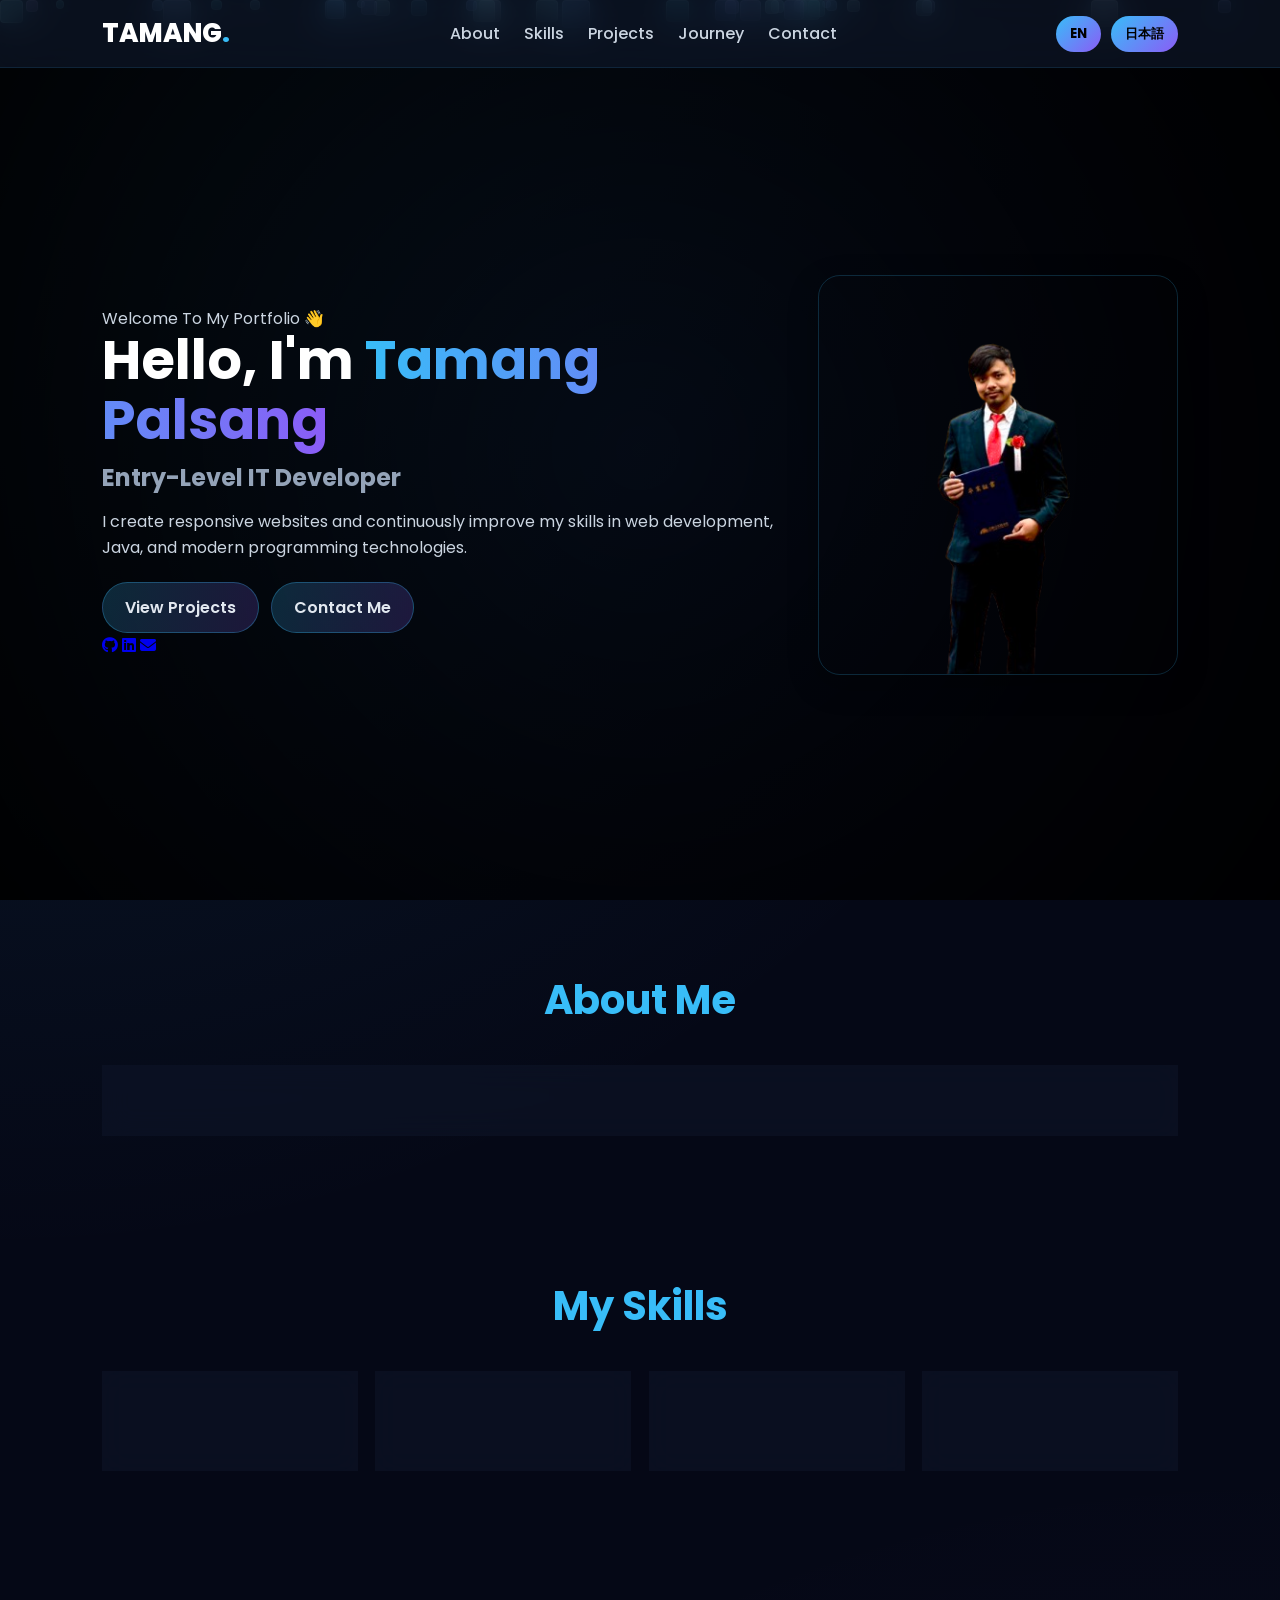
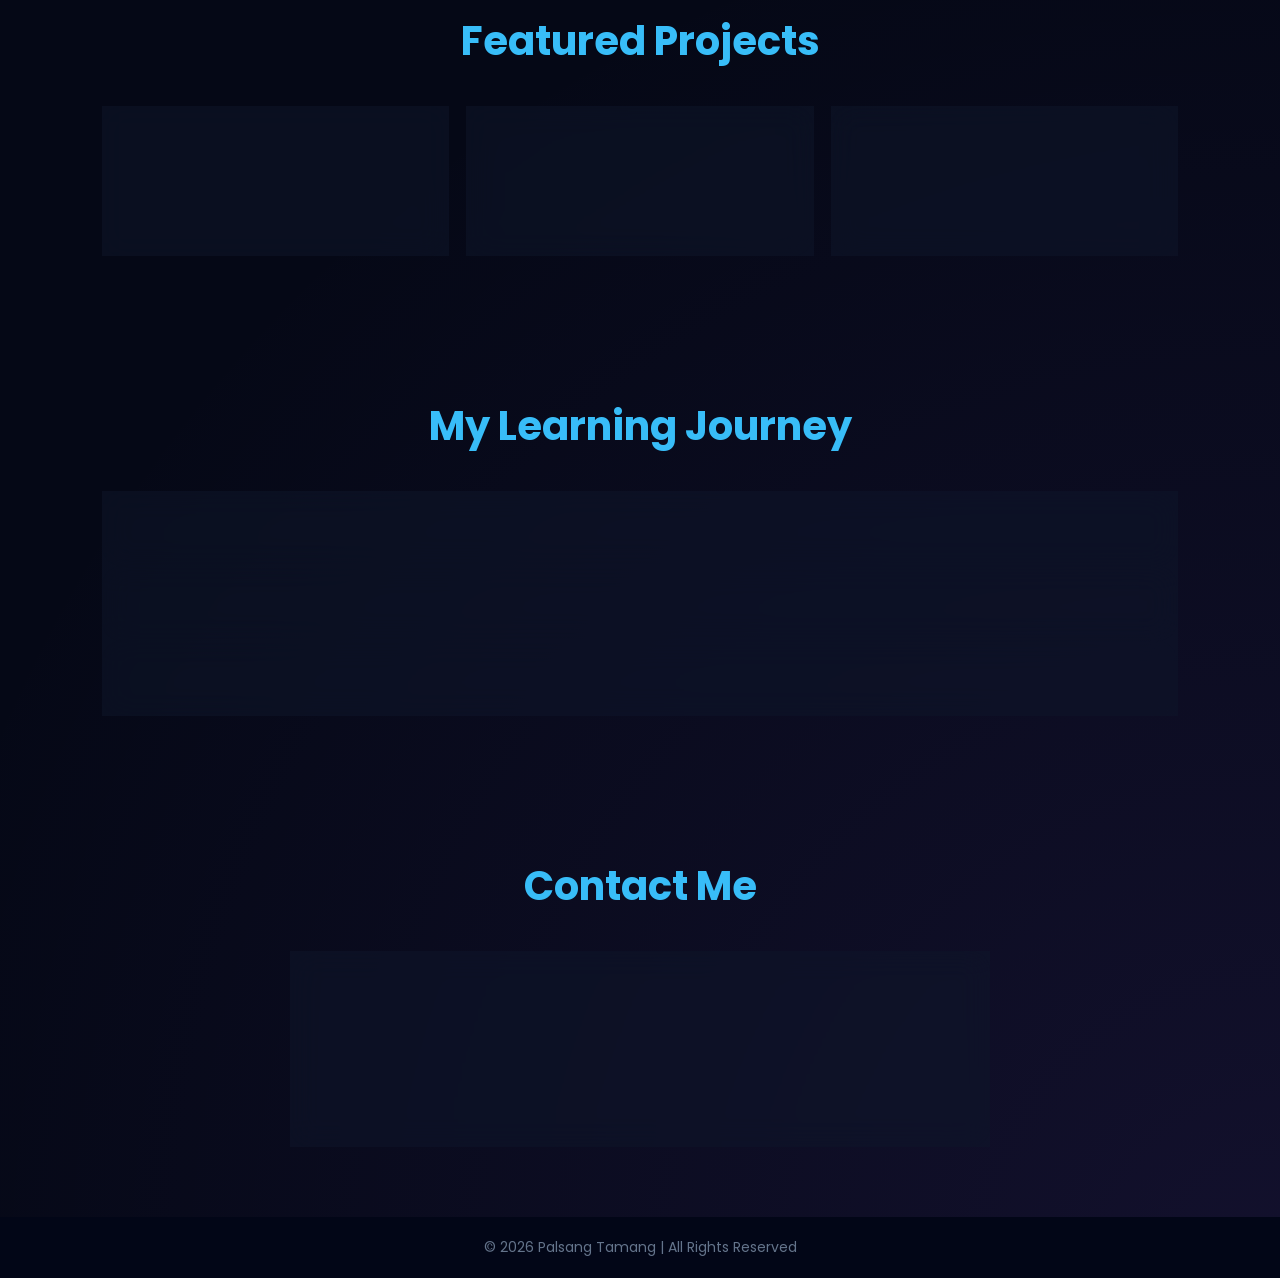
<file: index.html>
<!DOCTYPE html>
<html lang="en">
<head>
    <meta charset="UTF-8">
    <meta name="viewport" content="width=device-width, initial-scale=1.0, user-scalable=yes">
    <title>Tamang Palsang | Portfolio</title>

    <!-- Fonts -->
    <link rel="preconnect" href="https://fonts.googleapis.com">
    <link href="https://fonts.googleapis.com/css2?family=Poppins:wght@300;400;500;600;700;800&display=swap" rel="stylesheet">

    <!-- Icons -->
    <link rel="stylesheet" href="https://cdnjs.cloudflare.com/ajax/libs/font-awesome/6.5.1/css/all.min.css">

    <!-- CSS -->
    <link rel="stylesheet" href="style.css">
</head>
<body>

<!-- RAIN VIDEO BACKGROUND -->
<video autoplay muted loop playsinline id="rainVideo">
    <source src="https://cdn.pixabay.com/video/2023/10/10/184094-873226699_large.mp4" type="video/mp4">
</video>
<div class="overlay"></div>
<div id="lightning"></div>
<div id="particles"></div>

<!-- NAVBAR -->
<header>
    <nav>
        <div class="logo">TAMANG<span>.</span></div>
        <ul class="nav-links">
            <li><a href="#about" id="navAbout">About</a></li>
            <li><a href="#skills" id="navSkills">Skills</a></li>
            <li><a href="#projects" id="navProjects">Projects</a></li>
            <li><a href="#journey" id="navJourney">Journey</a></li>
            <li><a href="#contact" id="navContact">Contact</a></li>
        </ul>
        <div class="language-buttons">
            <button onclick="changeLanguage('en')">EN</button>
            <button onclick="changeLanguage('jp')">日本語</button>
        </div>
    </nav>
</header>

<!-- HERO SECTION -->
<section class="hero" id="home">
    <div class="hero-text">
        <p class="intro-text">Welcome To My Portfolio 👋</p>
        <h1 id="heroTitle">Hello, I'm <span>Tamang Palsang</span></h1>
        <h2 id="heroSubtitle">Entry-Level IT Developer</h2>
        <p id="heroDesc">I create responsive websites and continuously improve my skills in web development, Java, and modern programming technologies.</p>
        <div class="hero-buttons">
            <a href="#projects" class="btn primary-btn" id="heroBtn">View Projects</a>
            <a href="#contact" class="btn secondary-btn">Contact Me</a>
        </div>
        <div class="social-icons">
            <a href="https://github.com/palsangtamang" target="_blank"><i class="fab fa-github"></i></a>
            <a href="#"><i class="fab fa-linkedin"></i></a>
            <a href="mailto:tpalsang2001@gmail.com"><i class="fas fa-envelope"></i></a>
        </div>
    </div>
    <div class="hero-image">
        <div class="image-box">
            <img src="2.png" alt="Tamang Palsang">
        </div>
    </div>
</section>

<!-- ABOUT -->
<section id="about">
    <h2 class="section-title" id="aboutTitle">About Me</h2>
    <div class="about-card">
        <p id="aboutText">I am an entry-level IT developer based in Japan with a strong interest in web development and software engineering.</p>
    </div>
</section>

<!-- SKILLS -->
<section id="skills">
    <h2 class="section-title" id="skillsTitle">My Skills</h2>
    <div class="skills-container">
        <div class="skill-card">
            <h3>HTML</h3>
            <div class="progress-bar"><span style="width:90%"></span></div>
            <p>90%</p>
        </div>
        <div class="skill-card">
            <h3>CSS</h3>
            <div class="progress-bar"><span style="width:85%"></span></div>
            <p>85%</p>
        </div>
        <div class="skill-card">
            <h3>JavaScript</h3>
            <div class="progress-bar"><span style="width:55%"></span></div>
            <p>55%</p>
        </div>
        <div class="skill-card">
            <h3>Java</h3>
            <div class="progress-bar"><span style="width:65%"></span></div>
            <p>65%</p>
        </div>
    </div>
</section>

<!-- PROJECTS -->
<section id="projects">
    <h2 class="section-title" id="projectTitle">Featured Projects</h2>
    <div class="projects-container">
        <div class="project-card">
            <h3 id="project1Title">Cafe Website</h3>
            <p id="project1Desc">Responsive cafe website with menu and payment system.</p>
            <a href="cafe.html" class="project-btn">View Project</a>
        </div>
        <div class="project-card">
            <h3 id="project2Title">Billing Website</h3>
            <p id="project2Desc">Billing system with total calculation and dashboard.</p>
            <a href="billing.html" class="project-btn">View Project</a>
        </div>
        <div class="project-card">
            <h3 id="project3Title">Java Calculator</h3>
            <p id="project3Desc">Calculator built using Java programming language.</p>
            <a href="calculator.html" class="project-btn">View Project</a>
        </div>
    </div>
</section>

<!-- JOURNEY -->
<section id="journey">
    <h2 class="section-title" id="journeyTitle">My Learning Journey</h2>
    <div class="timeline">
        <div class="timeline-card">
            <h3>Started Programming</h3>
            <p>Started learning web development and Java.</p>
        </div>
        <div class="timeline-card">
            <h3>Built Projects</h3>
            <p>Created multiple responsive web applications.</p>
        </div>
        <div class="timeline-card">
            <h3>Future Goal</h3>
            <p>Become a professional IT developer in Japan.</p>
        </div>
    </div>
</section>

<section id="contact">
    <h2 class="section-title" id="contactTitle">Contact Me</h2>
    <div class="contact-box">
        <p id="emailText">📧 Email: tpalsang2001@gmail.com</p>
        <p id="githubText">💻 GitHub: <a href="https://palsangtamang.github.io/My-Portfolio/" target="_blank">palsangtamang.github.io/my-portfolio/</a></p>
        <p id="phoneText">📞 Phone: 080-6994-7485</p>
        <p id="locationText">📍 Chiba, Japan</p>
    </div>
</section>

<footer id="footerText">
    © 2026 Palsang Tamang | All Rights Reserved
</footer>

<script src="script.js"></script>
</body>
</html>
</file>
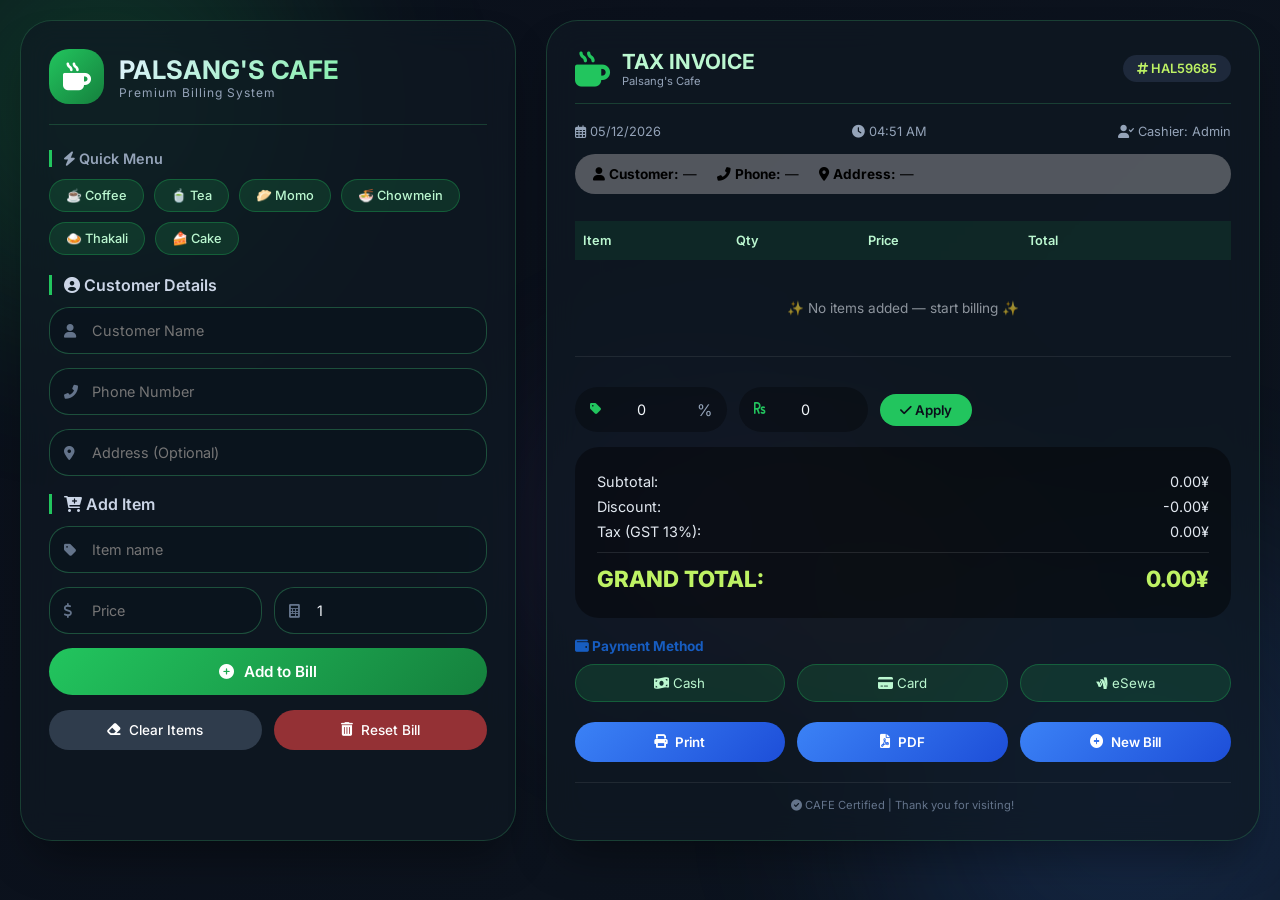
<file: billing.html>
<!DOCTYPE html>
<html lang="en">
<head>
  <meta charset="UTF-8" />
  <meta name="viewport" content="width=device-width, initial-scale=1.0, user-scalable=yes" />
  <title>PALSANG'S CAFE |Billing System</title>
  <link rel="stylesheet" href="billing.css">
  <link href="https://fonts.googleapis.com/css2?family=Inter:opsz,wght@14..32,300;14..32,400;14..32,500;14..32,600;14..32,700;14..32,800&display=swap" rel="stylesheet">
  <link rel="stylesheet" href="https://cdnjs.cloudflare.com/ajax/libs/font-awesome/6.0.0-beta3/css/all.min.css">
</head>
<body>

<div class="bg-orb orb1"></div>
<div class="bg-orb orb2"></div>
<div class="bg-orb orb3"></div>
<div class="bg-orb orb4"></div>

<div class="main-container">
  <!-- LEFT: Enhanced Billing Form -->
  <div class="form-section glass-card">
    <div class="brand-header">
      <div class="brand-icon">
        <i class="fas fa-mug-hot"></i>
      </div>
      <div>
        <h1>PALSANG'S CAFE</h1>
        <p class="brand-tag">Premium Billing System</p>
      </div>
    </div>

    <!-- Quick Menu Items -->
    <div class="quick-menu">
      <h3><i class="fas fa-bolt"></i> Quick Menu</h3>
      <div class="quick-buttons" id="quickButtons">
        <button class="quick-btn" data-name="Milk Coffee" data-price="80">☕ Coffee</button>
        <button class="quick-btn" data-name="Black Tea" data-price="50">🍵 Tea</button>
        <button class="quick-btn" data-name="Momo" data-price="280">🥟 Momo</button>
        <button class="quick-btn" data-name="Chowmein" data-price="140">🍜 Chowmein</button>
        <button class="quick-btn" data-name="Chicken Khana" data-price="250">🍛 Thakali</button>
        <button class="quick-btn" data-name="Chocolate Cake" data-price="230">🍰 Cake</button>
      </div>
    </div>

    <div class="customer-section">
      <h3><i class="fas fa-user-circle"></i> Customer Details</h3>
      <div class="input-group">
        <i class="fas fa-user input-icon"></i>
        <input type="text" id="customerName" placeholder="Customer Name" autocomplete="off">
      </div>
      <div class="input-group">
        <i class="fas fa-phone-alt input-icon"></i>
        <input type="text" id="customerPhone" placeholder="Phone Number" autocomplete="off">
      </div>
      <div class="input-group">
        <i class="fas fa-map-marker-alt input-icon"></i>
        <input type="text" id="customerAddress" placeholder="Address (Optional)">
      </div>
    </div>

    <div class="item-section">
      <h3><i class="fas fa-cart-plus"></i> Add Item</h3>
      <div class="input-group">
        <i class="fas fa-tag input-icon"></i>
        <input type="text" id="itemName" placeholder="Item name" list="menuSuggestions" autocomplete="off">
        <datalist id="menuSuggestions">
          <option>Milk Coffee</option>
          <option>Black Tea</option>
          <option>Momo</option>
          <option>Chowmein</option>
          <option>Chicken Khana</option>
          <option>Buff Khana</option>
          <option>Chocolate Cake</option>
          <option>Sprite</option>
          <option>Coke</option>
          <option>Tuborg</option>
        </datalist>
      </div>
      <div class="row-2cols">
        <div class="input-group">
          <i class="fas fa-dollar-sign input-icon"></i>
          <input type="number" id="itemPrice" placeholder="Price" step="any">
        </div>
        <div class="input-group">
          <i class="fas fa-calculator input-icon"></i>
          <input type="number" id="itemQty" placeholder="Qty" value="1" min="1">
        </div>
      </div>
      <button class="btn-primary" onclick="addItemEnhanced()">
        <i class="fas fa-plus-circle"></i> Add to Bill
      </button>
    </div>

    <div class="action-buttons">
      <button class="btn-secondary" onclick="quickClearItems()">
        <i class="fas fa-eraser"></i> Clear Items
      </button>
      <button class="btn-secondary reset-btn" onclick="resetWholeBill()">
        <i class="fas fa-trash-alt"></i> Reset Bill
      </button>
    </div>
  </div>

  <!-- RIGHT: Premium Invoice -->
  <div class="invoice-section glass-card">
    <div class="invoice-header-top">
      <div class="invoice-logo">
        <i class="fas fa-mug-hot"></i>
        <div>
          <h2>TAX INVOICE</h2>
          <p>Palsang's Cafe</p>
        </div>
      </div>
      <div class="invoice-badge">
        <span><i class="fas fa-hashtag"></i> <span id="billNo">HAL100001</span></span>
      </div>
    </div>

    <div class="invoice-meta">
      <div><i class="far fa-calendar-alt"></i> <span id="date"></span></div>
      <div><i class="fas fa-clock"></i> <span id="time"></span></div>
      <div><i class="fas fa-user-check"></i> <span id="cashier">Cashier: Admin</span></div>
    </div>

    <div class="customer-detail-card">
      <div><i class="fas fa-user"></i> <strong>Customer:</strong> <span id="previewName">—</span></div>
      <div><i class="fas fa-phone-alt"></i> <strong>Phone:</strong> <span id="previewPhone">—</span></div>
      <div><i class="fas fa-location-dot"></i> <strong>Address:</strong> <span id="previewAddress">—</span></div>
    </div>

    <div style="overflow-x: auto;">
      <table class="items-table">
        <thead>
          <tr>
            <th>Item</th>
            <th>Qty</th>
            <th>Price</th>
            <th>Total</th>
            <th></th>
          </tr>
        </thead>
        <tbody id="billItemsList">
          <tr class="empty-row"><td colspan="5">✨ No items added — start billing ✨</td></tr>
        </tbody>
      </table>
    </div>

    <!-- Discount Section -->
    <div class="discount-section">
      <div class="discount-input">
        <i class="fas fa-tag"></i>
        <input type="number" id="discountPercent" placeholder="Discount %" value="0" step="any" min="0" max="100">
        <span>%</span>
      </div>
      <div class="discount-input">
        <i class="fas fa-rupee-sign"></i>
        <input type="number" id="discountFixed" placeholder="Discount ₹" value="0" step="any" min="0">
      </div>
      <button class="apply-discount" onclick="applyDiscount()"><i class="fas fa-check"></i> Apply</button>
    </div>

    <div class="totals-panel">
      <div class="total-row">
        <span>Subtotal:</span>
        <span><span id="subtotalVal">0.00</span>¥</span>
      </div>
      <div class="total-row">
        <span>Discount:</span>
        <span>-<span id="discountVal">0.00</span>¥</span>
      </div>
      <div class="total-row">
        <span>Tax (GST 13%):</span>
        <span><span id="taxVal">0.00</span>¥</span>
      </div>
      <div class="total-row grand-total">
        <span>GRAND TOTAL:</span>
        <span><span id="grandTotalVal">0.00</span>¥</span>
      </div>
    </div>

    <!-- Payment Section -->
    <div class="payment-section">
      <h4><i class="fas fa-wallet"></i> Payment Method</h4>
      <div class="payment-buttons">
        <button class="payment-btn" onclick="selectPayment('cash')">
          <i class="fas fa-money-bill-wave"></i> Cash
        </button>
        <button class="payment-btn" onclick="selectPayment('card')">
          <i class="fas fa-credit-card"></i> Card
        </button>
        <button class="payment-btn" onclick="selectPayment('esewa')">
          <i class="fab fa-google-wallet"></i> eSewa
        </button>
      </div>
      <div id="paymentStatus" class="payment-status"></div>
    </div>

    <div class="invoice-actions">
      <button class="print-btn" onclick="printInvoice()">
        <i class="fas fa-print"></i> Print
      </button>
      <button class="print-btn" onclick="downloadPDF()">
        <i class="fas fa-file-pdf"></i> PDF
      </button>
      <button class="print-btn" onclick="newBill()">
        <i class="fas fa-plus-circle"></i> New Bill
      </button>
    </div>

    <div class="invoice-footer">
      <i class="fas fa-check-circle"></i> CAFE Certified | Thank you for visiting!
    </div>
  </div>
</div>

<script src="billing.js"></script>
</body>
</html>
</file>
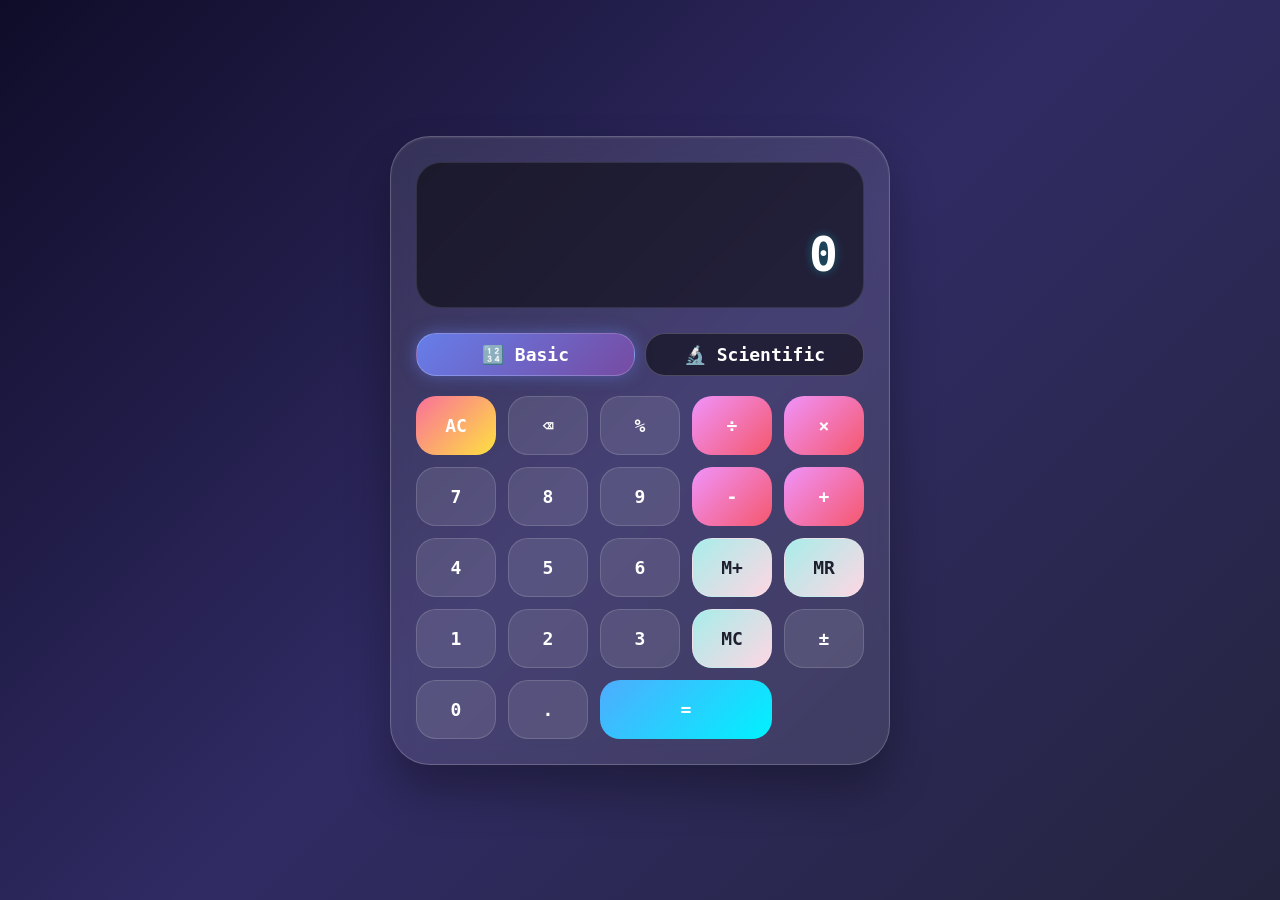
<file: calculator.html>
<!DOCTYPE html>
<html lang="en">
<head>
    <meta charset="UTF-8">
    <meta name="viewport" content="width=device-width, initial-scale=1.0">
    <title>Advanced Scientific Calculator</title>
    <link rel="stylesheet" href="calculator.css">
</head>
<body>
    <div class="calculator">
        <div class="display">
            <div class="previous" id="previous"></div>
            <div class="current" id="current">0</div>
        </div>
        
        <div class="mode-toggle">
            <button class="mode-btn active" onclick="setMode('basic')">🔢 Basic</button>
            <button class="mode-btn" onclick="setMode('scientific')">🔬 Scientific</button>
        </div>
        
        <div class="buttons" id="basic-buttons">
            <button class="clear" onclick="clearAll()">AC</button>
            <button onclick="deleteLast()">⌫</button>
            <button onclick="addPercent()">%</button>
            <button class="operator" onclick="appendOperator('/')">÷</button>
            <button class="operator" onclick="appendOperator('*')">×</button>
            
            <button onclick="appendNumber('7')">7</button>
            <button onclick="appendNumber('8')">8</button>
            <button onclick="appendNumber('9')">9</button>
            <button class="operator" onclick="appendOperator('-')">-</button>
            <button class="operator" onclick="appendOperator('+')">+</button>
            
            <button onclick="appendNumber('4')">4</button>
            <button onclick="appendNumber('5')">5</button>
            <button onclick="appendNumber('6')">6</button>
            <button class="memory" onclick="memorySave()">M+</button>
            <button class="memory" onclick="memoryRecall()">MR</button>
            
            <button onclick="appendNumber('1')">1</button>
            <button onclick="appendNumber('2')">2</button>
            <button onclick="appendNumber('3')">3</button>
            <button class="memory" onclick="memoryClear()">MC</button>
            <button onclick="toggleSign()">±</button>
            
            <button class="zero" onclick="appendNumber('0')">0</button>
            <button onclick="appendNumber('.')">.</button>
            <button class="equals" colspan="2" onclick="calculate()">=</button>
        </div>
        
        <div class="buttons hidden" id="scientific-buttons">
            <button class="scientific" onclick="addFunction('sin(')">sin</button>
            <button class="scientific" onclick="addFunction('cos(')">cos</button>
            <button class="scientific" onclick="addFunction('tan(')">tan</button>
            <button class="scientific" onclick="addFunction('sqrt(')">√</button>
            <button class="clear" onclick="clearAll()">AC</button>
            
            <button class="scientific" onclick="addFunction('asin(')">sin⁻¹</button>
            <button class="scientific" onclick="addFunction('acos(')">cos⁻¹</button>
            <button class="scientific" onclick="addFunction('atan(')">tan⁻¹</button>
            <button class="scientific" onclick="addFunction('log(')">log</button>
            <button onclick="deleteLast()">⌫</button>
            
            <button class="scientific" onclick="addFunction('sinh(')">sinh</button>
            <button class="scientific" onclick="addFunction('cosh(')">cosh</button>
            <button class="scientific" onclick="addFunction('tanh(')">tanh</button>
            <button class="scientific" onclick="addFunction('ln(')">ln</button>
            <button class="operator" onclick="appendOperator('^')">xʸ</button>
            
            <button onclick="appendNumber('7')">7</button>
            <button onclick="appendNumber('8')">8</button>
            <button onclick="appendNumber('9')">9</button>
            <button class="scientific" onclick="addFunction('exp(')">eˣ</button>
            <button class="operator" onclick="appendOperator('*')">×</button>
            
            <button onclick="appendNumber('4')">4</button>
            <button onclick="appendNumber('5')">5</button>
            <button onclick="appendNumber('6')">6</button>
            <button class="scientific" onclick="addConstant('pi')">π</button>
            <button class="operator" onclick="appendOperator('/')">÷</button>
            
            <button onclick="appendNumber('1')">1</button>
            <button onclick="appendNumber('2')">2</button>
            <button onclick="appendNumber('3')">3</button>
            <button class="scientific" onclick="addConstant('e')">e</button>
            <button class="operator" onclick="appendOperator('+')">+</button>
            
            <button onclick="appendNumber('0')">0</button>
            <button onclick="appendNumber('.')">.</button>
            <button onclick="toggleSign()">±</button>
            <button class="scientific" onclick="addFunction('factorial(')">n!</button>
            <button class="operator" onclick="appendOperator('-')">-</button>
            
            <button onclick="addParenthesis('(')">(</button>
            <button onclick="addParenthesis(')')">)</button>
            <button class="equals" colspan="3" onclick="calculate()">=</button>
        </div>
    </div>

    <script src="calculator.js"></script>
</body>
</html>
</file>
<file: style.css>
/* ===== BASE & RESET ===== */
* {
  margin: 0;
  padding: 0;
  box-sizing: border-box;
  font-family: 'Poppins', sans-serif;
}

html {
  scroll-behavior: smooth;
}

body {
  background: radial-gradient(circle at top left, rgba(56, 189, 248, 0.12), transparent 40%),
              radial-gradient(circle at bottom right, rgba(139, 92, 246, 0.10), transparent 45%),
              #050816;
  color: #e2e8f0;
  overflow-x: hidden;
}

#particles {
  position: fixed;
  top: 0;
  left: 0;
  width: 100%;
  height: 100%;
  overflow: hidden;
  z-index: -1;
  pointer-events: none;
}

.square {
  position: absolute;
  width: 12px;
  height: 12px;
  background: rgba(56, 189, 248, 0.15);
  border: 1px solid rgba(255, 255, 255, 0.08);
  backdrop-filter: blur(6px);
  border-radius: 4px;
  box-shadow: 0 0 15px rgba(56, 189, 248, 0.2);
  animation: floatSquare linear infinite;
}

@keyframes floatSquare {
  0% {
    transform: translateY(100vh) rotate(0deg);
    opacity: 0;
  }
  10% {
    opacity: 0.5;
  }
  100% {
    transform: translateY(-120vh) rotate(360deg);
    opacity: 0;
  }
}


#rainVideo,
.overlay,
#lightning {
  position: fixed;
  top: 0;
  left: 0;
  width: 100%;
  height: 100%;
}

#rainVideo {
  object-fit: cover;
  z-index: -3;
  opacity: 0.22;
}

.overlay {
  background: radial-gradient(circle, rgba(0, 0, 0, 0.35), rgba(0, 0, 0, 0.92));
  z-index: -2;
}

#lightning {
  background: white;
  opacity: 0;
  z-index: -1;
  pointer-events: none;
}


nav {
  display: flex;
  justify-content: space-between;
  align-items: center;
  padding: 14px 8%;
  background: rgba(15, 23, 42, 0.65);
  backdrop-filter: blur(18px);
  border-bottom: 1px solid rgba(56, 189, 248, 0.12);
  position: fixed;
  width: 100%;
  top: 0;
  z-index: 1000;
}

.logo {
  font-size: 26px;
  font-weight: 800;
  color: #fff;
}

.logo span {
  color: #38bdf8;
}

.nav-links {
  display: flex;
  list-style: none;
  gap: 24px;
}

.nav-links a {
  text-decoration: none;
  color: #cbd5e1;
  font-weight: 500;
  transition: .3s;
  position: relative;
}

.nav-links a:hover {
  color: #38bdf8;
}

.nav-links a::after {
  content: '';
  position: absolute;
  left: 0;
  bottom: -4px;
  width: 0;
  height: 2px;
  background: #38bdf8;
  transition: .3s;
}

.nav-links a:hover::after {
  width: 100%;
}


.language-buttons {
  display: flex;
  gap: 10px;
}

.language-buttons button {
  border: none;
  padding: 8px 14px;
  border-radius: 25px;
  background: linear-gradient(135deg, #38bdf8, #8b5cf6);
  color: #000;
  font-weight: 700;
  cursor: pointer;
  transition: .3s;
}

.language-buttons button:hover {
  transform: scale(1.05);
}


.hero {
  min-height: 100vh;
  display: flex;
  align-items: center;
  justify-content: space-between;
  padding: 110px 8% 60px;
  gap: 40px;
}

.hero-text h1 {
  font-size: 54px;
  line-height: 1.1;
  color: #fff;
}

.hero-text span {
  background: linear-gradient(90deg, #38bdf8, #8b5cf6);
  -webkit-background-clip: text;
  -webkit-text-fill-color: transparent;
}

.hero-text h2 {
  margin-top: 10px;
  color: #94a3b8;
}

.hero-text p {
  margin-top: 14px;
  color: #cbd5e1;
  line-height: 1.6;
}

.hero-buttons {
  display: flex;
  gap: 12px;
  margin-top: 22px;
}

.btn {
  padding: 12px 22px;
  border-radius: 40px;
  font-weight: 600;
  text-decoration: none;
  transition: .3s;
  display: inline-block;
  background: linear-gradient(105deg, rgba(56, 189, 248, 0.2), rgba(139, 92, 246, 0.2));
  border: 1px solid rgba(56, 189, 248, 0.3);
  color: #e2e8f0;
}

.btn-primary {
  background: linear-gradient(135deg, #38bdf8, #8b5cf6);
  color: #0a0a1a;
  border: none;
  font-weight: 700;
}

.btn:hover {
  transform: translateY(-5px);
  box-shadow: 0 10px 25px rgba(56, 189, 248, .15);
}


.image-box {
  width: 360px;
  height: 400px;
  border-radius: 22px;
  overflow: hidden;
  border: 1px solid rgba(56, 189, 248, 0.2);
  box-shadow: 0 10px 30px rgba(0, 0, 0, 0.3);
  animation: float 5s ease-in-out infinite;
}

.image-box img {
  width: 100%;
  height: 100%;
  object-fit: cover;
}

@keyframes float {
  0% { transform: translateY(0); }
  50% { transform: translateY(-10px); }
  100% { transform: translateY(0); }
}


section {
  padding: 70px 8%;
}

.section-title {
  text-align: center;
  font-size: 40px;
  margin-bottom: 35px;
  color: #38bdf8;
}


.about-card,
.skill-card,
.project-card,
.timeline-card,
.contact-box {
  background: rgba(15, 23, 42, 0.55);
  border: 1px solid rgba(56, 189, 248, 0.12);
  border-radius: 20px;
  padding: 22px;
  backdrop-filter: blur(14px);
  transition: .3s;
}

.skill-card:hover,
.project-card:hover,
.timeline-card:hover {
  transform: translateY(-8px);
  box-shadow: 0 12px 30px rgba(56, 189, 248, 0.12);
}

.skills-container,
.projects-container {
  display: grid;
  grid-template-columns: repeat(auto-fit, minmax(240px, 1fr));
  gap: 18px;
}

.timeline-container {
  display: flex;
  flex-direction: column;
  gap: 20px;
  max-width: 800px;
  margin: 0 auto;
}

.timeline-card {
  display: flex;
  flex-wrap: wrap;
  gap: 15px;
  align-items: center;
}

.timeline-year {
  font-weight: 800;
  font-size: 1.3rem;
  color: #38bdf8;
  min-width: 100px;
}

.timeline-desc {
  flex: 1;
}

/* ===== CONTACT ===== */
.contact-box {
  max-width: 700px;
  margin: auto;
  text-align: center;
}

.contact-box p {
  margin: 10px 0;
  color: #cbd5e1;
}

.social-links {
  display: flex;
  justify-content: center;
  gap: 20px;
  margin-top: 20px;
}

.social-links a {
  color: #94a3b8;
  font-size: 1.8rem;
  transition: 0.3s;
}

.social-links a:hover {
  color: #38bdf8;
  transform: translateY(-3px);
}


footer {
  text-align: center;
  padding: 20px;
  background: #020617;
  color: #64748b;
  font-size: 14px;
}


@media (max-width: 1024px) {
  .hero {
    padding: 110px 6% 60px;
    gap: 30px;
  }
  
  .hero-text h1 {
    font-size: 44px;
  }
  
  .image-box {
    width: 310px;
    height: 360px;
  }
  
  section {
    padding: 60px 6%;
  }
  
  .section-title {
    font-size: 36px;
  }
}

@media (max-width: 768px) {
  nav {
    padding: 12px 5%;
    flex-wrap: wrap;
    justify-content: center;
    gap: 12px;
  }
  
  .logo {
    font-size: 22px;
    width: 100%;
    text-align: center;
  }
  
  .nav-links {
    order: 2;
    gap: 18px;
    flex-wrap: wrap;
    justify-content: center;
  }
  
  .language-buttons {
    order: 1;
  }
  
  .hero {
    flex-direction: column-reverse;
    text-align: center;
    padding: 120px 5% 50px;
    gap: 30px;
  }
  
  .hero-text h1 {
    font-size: 36px;
  }
  
  .hero-text p {
    font-size: 0.95rem;
  }
  
  .hero-buttons {
    justify-content: center;
    flex-wrap: wrap;
  }
  
  .image-box {
    width: 260px;
    height: 300px;
  }
  
  .section-title {
    font-size: 32px;
    margin-bottom: 25px;
  }
  
  section {
    padding: 50px 5%;
  }
  
  .skills-container,
  .projects-container {
    grid-template-columns: 1fr;
    gap: 16px;
  }
  
  .timeline-card {
    flex-direction: column;
    text-align: center;
  }
  
  .timeline-year {
    min-width: auto;
  }
  
  .about-card {
    text-align: center;
  }
  
  .btn {
    padding: 10px 18px;
    font-size: 0.9rem;
  }
}


@media (max-width: 480px) {
  .hero-text h1 {
    font-size: 28px;
  }
  
  .hero-text h2 {
    font-size: 18px;
  }
  
  .image-box {
    width: 220px;
    height: 260px;
  }
  
  .logo {
    font-size: 20px;
  }
  
  .nav-links a {
    font-size: 13px;
  }
  
  .language-buttons button {
    padding: 5px 10px;
    font-size: 12px;
  }
  
  .section-title {
    font-size: 28px;
  }
  
  .skill-card,
  .project-card {
    padding: 18px;
  }
  
  .contact-box {
    padding: 20px 15px;
  }
  
  .social-links a {
    font-size: 1.5rem;
  }
  
  footer {
    font-size: 12px;
  }
}


@media (min-width: 1440px) {
  .hero {
    max-width: 1400px;
    margin: 0 auto;
  }
  
  section {
    max-width: 1400px;
    margin: 0 auto;
  }
}


@media (max-height: 600px) {
  .hero {
    min-height: auto;
    padding-top: 100px;
  }
}


@media (hover: none) {
  .skill-card:hover,
  .project-card:hover,
  .timeline-card:hover {
    transform: none;
  }
  
  .btn:hover {
    transform: none;
  }
}

@media print {
  body {
    background: white;
    color: black;
  }
  
  .hero,
  section {
    padding: 20px;
  }
  
  .btn,
  .language-buttons,
  #particles,
  #rainVideo,
  .overlay,
  #lightning {
    display: none;
  }
}
</file>
<file: billing.css>
* {
  margin: 0;
  padding: 0;
  box-sizing: border-box;
  font-family: 'Inter', sans-serif;
}

body {
  min-height: 100vh;
  background: linear-gradient(135deg, #0a0f1a 0%, #0d1520 100%);
  position: relative;
  overflow-x: hidden;
  padding: 20px;
}

/* Animated Background Orbs */
.bg-orb {
  position: fixed;
  border-radius: 50%;
  filter: blur(80px);
  z-index: 0;
  pointer-events: none;
  animation: floatOrb 20s infinite alternate;
}

.orb1 {
  width: 500px;
  height: 500px;
  background: radial-gradient(circle, rgba(34, 197, 94, 0.25), transparent);
  top: -150px;
  left: -150px;
}

.orb2 {
  width: 600px;
  height: 600px;
  background: radial-gradient(circle, rgba(59, 130, 246, 0.2), transparent);
  bottom: -200px;
  right: -150px;
  animation-duration: 25s;
}

.orb3 {
  width: 350px;
  height: 350px;
  background: radial-gradient(circle, rgba(168, 85, 247, 0.15), transparent);
  top: 40%;
  left: 40%;
  animation-duration: 18s;
}

.orb4 {
  width: 300px;
  height: 300px;
  background: radial-gradient(circle, rgba(249, 115, 22, 0.15), transparent);
  bottom: 20%;
  right: 20%;
  animation-duration: 22s;
}

@keyframes floatOrb {
  0% { transform: translate(0, 0) scale(1); opacity: 0.4; }
  100% { transform: translate(40px, 40px) scale(1.1); opacity: 0.7; }
}

.main-container {
  max-width: 1500px;
  margin: 0 auto;
  position: relative;
  z-index: 2;
  display: flex;
  flex-wrap: wrap;
  gap: 30px;
  justify-content: center;
}

/* Glassmorphism Cards */
.glass-card {
  background: rgba(15, 25, 35, 0.7);
  backdrop-filter: blur(16px);
  border: 1px solid rgba(74, 222, 128, 0.2);
  border-radius: 32px;
  box-shadow: 0 25px 45px -12px rgba(0, 0, 0, 0.4);
  transition: all 0.3s ease;
}

.form-section {
  flex: 1.2;
  min-width: 350px;
  padding: 28px;
}

.invoice-section {
  flex: 1.8;
  min-width: 550px;
  padding: 28px;
}

/* Brand Header */
.brand-header {
  display: flex;
  align-items: center;
  gap: 15px;
  margin-bottom: 25px;
  padding-bottom: 20px;
  border-bottom: 1px solid rgba(74, 222, 128, 0.2);
}

.brand-icon {
  width: 55px;
  height: 55px;
  background: linear-gradient(135deg, #22c55e, #15803d);
  border-radius: 20px;
  display: flex;
  align-items: center;
  justify-content: center;
  font-size: 28px;
  color: white;
}

.brand-header h1 {
  font-size: 1.6rem;
  font-weight: 700;
  background: linear-gradient(135deg, #E0F2FE, #86EFAC);
  background-clip: text;
  -webkit-background-clip: text;
  color: transparent;
}

.brand-tag {
  font-size: 0.75rem;
  color: #94a3b8;
  letter-spacing: 1px;
}

/* Quick Menu */
.quick-menu {
  margin-bottom: 20px;
}

.quick-menu h3 {
  font-size: 0.9rem;
  color: #94a3b8;
  margin-bottom: 12px;
}

.quick-buttons {
  display: flex;
  flex-wrap: wrap;
  gap: 10px;
}

.quick-btn {
  background: rgba(34, 197, 94, 0.15);
  border: 1px solid rgba(34, 197, 94, 0.3);
  padding: 8px 16px;
  border-radius: 40px;
  color: #bbf7d0;
  font-size: 0.8rem;
  font-weight: 500;
  cursor: pointer;
  transition: all 0.2s;
}

.quick-btn:hover {
  background: #22c55e;
  color: #0a0f1a;
  transform: translateY(-2px);
}

h3 {
  font-weight: 600;
  font-size: 1rem;
  margin: 18px 0 12px 0;
  color: #cbd5e6;
  border-left: 3px solid #22c55e;
  padding-left: 12px;
}

.input-group {
  position: relative;
  margin-bottom: 14px;
}

.input-icon {
  position: absolute;
  left: 15px;
  top: 50%;
  transform: translateY(-50%);
  color: #64748b;
  font-size: 14px;
}

input, select {
  width: 100%;
  padding: 14px 15px 14px 42px;
  background: rgba(10, 20, 30, 0.8);
  border: 1px solid rgba(74, 222, 128, 0.3);
  border-radius: 20px;
  font-size: 0.9rem;
  color: #f1f5f9;
  outline: none;
  transition: 0.2s;
}

input:focus {
  border-color: #22c55e;
  box-shadow: 0 0 0 3px rgba(34, 197, 94, 0.2);
}

.row-2cols {
  display: grid;
  grid-template-columns: 1fr 1fr;
  gap: 12px;
}

.btn-primary {
  background: linear-gradient(135deg, #22c55e, #15803d);
  border: none;
  width: 100%;
  padding: 14px;
  border-radius: 40px;
  font-weight: 600;
  font-size: 0.95rem;
  color: white;
  cursor: pointer;
  transition: 0.2s;
  display: flex;
  align-items: center;
  justify-content: center;
  gap: 10px;
}

.btn-primary:hover {
  transform: translateY(-2px);
  box-shadow: 0 8px 20px rgba(34, 197, 94, 0.3);
}

.btn-secondary {
  background: rgba(71, 85, 105, 0.6);
  border: none;
  flex: 1;
  padding: 12px;
  border-radius: 40px;
  font-weight: 500;
  color: white;
  cursor: pointer;
  transition: 0.2s;
  display: flex;
  align-items: center;
  justify-content: center;
  gap: 8px;
  font-size: 0.85rem;
}

.btn-secondary:hover {
  background: rgba(71, 85, 105, 0.9);
  transform: translateY(-1px);
}

.action-buttons {
  display: flex;
  gap: 12px;
  margin-top: 15px;
}

.reset-btn {
  background: rgba(239, 68, 68, 0.6);
}

.reset-btn:hover {
  background: #ef4444;
}

/* Invoice Styles */
.invoice-header-top {
  display: flex;
  justify-content: space-between;
  align-items: center;
  margin-bottom: 20px;
  padding-bottom: 15px;
  border-bottom: 1px solid rgba(74, 222, 128, 0.2);
}

.invoice-logo {
  display: flex;
  align-items: center;
  gap: 12px;
}

.invoice-logo i {
  font-size: 35px;
  color: #22c55e;
}

.invoice-logo h2 {
  font-size: 1.3rem;
  font-weight: 700;
  color: #bbf7d0;
}

.invoice-logo p {
  font-size: 0.7rem;
  color: #94a3b8;
}

.invoice-badge {
  background: #1e293b;
  padding: 6px 14px;
  border-radius: 30px;
  font-size: 0.8rem;
  font-weight: 600;
  color: #bef264;
}

.invoice-meta {
  display: flex;
  justify-content: space-between;
  flex-wrap: wrap;
  gap: 10px;
  margin-bottom: 15px;
  font-size: 0.8rem;
  color: #94a3b8;
}

.customer-detail-card {
  display: flex;
  flex-wrap: wrap;
  gap: 20px;
  background: rgba(241, 235, 235, 0.3);
  border-radius: 20px;
  padding: 12px 18px;
  margin: 12px 0;
  font-size: 0.85rem;
}

.items-table {
  width: 100%;
  border-collapse: collapse;
  margin: 15px 0;
}

.items-table th {
  text-align: left;
  padding: 12px 8px;
  background: rgba(34, 197, 94, 0.1);
  font-weight: 600;
  color: #bbf7d0;
  font-size: 0.8rem;
}

.items-table td {
  padding: 12px 8px;
  border-bottom: 1px solid rgba(255, 255, 255, 0.08);
  color: #e2e8f0;
  font-size: 0.85rem;
}

.delete-item {
  background: none;
  border: none;
  color: #f87171;
  cursor: pointer;
  font-size: 1rem;
  transition: 0.1s;
}

.delete-item:hover {
  color: #ff4d4d;
  transform: scale(1.1);
}

.empty-row td {
  text-align: center;
  padding: 40px;
  opacity: 0.6;
}

/* Discount Section */
.discount-section {
  display: flex;
  flex-wrap: wrap;
  gap: 12px;
  margin: 15px 0;
  align-items: center;
}

.discount-input {
  display: flex;
  align-items: center;
  gap: 8px;
  background: rgba(0, 0, 0, 0.3);
  padding: 6px 15px;
  border-radius: 40px;
}

.discount-input i {
  color: #22c55e;
  font-size: 0.8rem;
}

.discount-input input {
  width: 80px;
  padding: 8px;
  background: transparent;
  border: none;
  text-align: center;
}

.discount-input span {
  color: #94a3b8;
}

.apply-discount {
  background: #22c55e;
  border: none;
  padding: 8px 20px;
  border-radius: 40px;
  color: #0a0f1a;
  font-weight: 600;
  cursor: pointer;
}

.totals-panel {
  background: rgba(0, 0, 0, 0.4);
  border-radius: 24px;
  padding: 18px 22px;
  margin-top: 15px;
  COLOR: #e2e8f0;
}

.total-row {
  display: flex;
  justify-content: space-between;
  margin: 8px 0;
  font-size: 0.9rem;
}

.grand-total {
  font-size: 1.4rem;
  font-weight: 800;
  color: #bef264;
  margin-top: 12px;
  padding-top: 12px;
  border-top: 1px solid rgba(255, 255, 255, 0.1);
}

/* Payment Section */
.payment-section {
  margin-top: 20px;
}

.payment-section h4 {
  font-size: 0.85rem;
  color: #175dc1;
  margin-bottom: 10px;
}

.payment-buttons {
  display: flex;
  gap: 12px;
}

.payment-btn {
  flex: 1;
  background: rgba(34, 197, 94, 0.15);
  border: 1px solid rgba(34, 197, 94, 0.3);
  padding: 10px;
  border-radius: 40px;
  color: #bbf7d0;
  cursor: pointer;
  transition: 0.2s;
}

.payment-btn.selected {
  background: #22c55e;
  color: #1f408a;
}

.payment-status {
  margin-top: 10px;
  font-size: 0.75rem;
  color: #4ade80;
  text-align: center;
}

.invoice-actions {
  display: flex;
  gap: 12px;
  margin-top: 20px;
}

.print-btn {
  flex: 1;
  background: linear-gradient(135deg, #3b82f6, #1d4ed8);
  border: none;
  padding: 12px;
  border-radius: 40px;
  font-weight: 600;
  color: white;
  cursor: pointer;
  transition: 0.2s;
  display: flex;
  align-items: center;
  justify-content: center;
  gap: 8px;
}

.print-btn:hover {
  transform: translateY(-2px);
  filter: brightness(1.05);
}

.invoice-footer {
  text-align: center;
  margin-top: 20px;
  padding-top: 15px;
  border-top: 1px solid rgba(255, 255, 255, 0.08);
  font-size: 0.7rem;
  color: #64748b;
}

/* Responsive */
@media (max-width: 900px) {
  .form-section, .invoice-section {
    min-width: 100%;
  }
  .invoice-actions {
    flex-wrap: wrap;
  }
}

@media print {
  body {
    background: white;
    padding: 0;
  }
  .bg-orb, .form-section, .invoice-actions, .payment-section, .discount-section, .quick-menu, .action-buttons {
    display: none;
  }
  .invoice-section {
    background: white;
    color: black;
    box-shadow: none;
    padding: 20px;
  }
  .glass-card {
    background: white;
    border: 1px solid #ddd;
  }
  .items-table td, .items-table th {
    color: black;
  }
  .totals-panel {
    background: #f3f4f6;
  }
  .grand-total {
    color: #15803d;
  }
}
</file>
<file: calculator.css>
* {
    margin: 0;
    padding: 0;
    box-sizing: border-box;
}

body {
    background: linear-gradient(135deg, #0f0c29, #302b63, #24243e);
    min-height: 100vh;
    display: flex;
    justify-content: center;
    align-items: center;
    font-family: 'Segoe UI', 'Poppins', sans-serif;
    padding: 20px;
}

.calculator {
    background: rgba(255,255,255,0.1);
    backdrop-filter: blur(10px);
    border-radius: 40px;
    padding: 25px;
    box-shadow: 0 25px 45px rgba(0,0,0,0.3), inset 0 1px 2px rgba(255,255,255,0.1);
    border: 1px solid rgba(255,255,255,0.2);
    width: 500px;
    transition: all 0.3s;
}

.calculator:hover {
    transform: translateY(-5px);
    box-shadow: 0 30px 55px rgba(0,0,0,0.4);
}

.display {
    background: rgba(0,0,0,0.5);
    padding: 25px;
    border-radius: 25px;
    margin-bottom: 25px;
    text-align: right;
    word-wrap: break-word;
    word-break: break-all;
    border: 1px solid rgba(255,255,255,0.1);
}

.previous {
    color: #a8a8a8;
    font-size: 18px;
    min-height: 28px;
    font-family: monospace;
}

.current {
    color: #fff;
    font-size: 48px;
    font-weight: bold;
    margin-top: 10px;
    font-family: monospace;
    text-shadow: 0 0 10px rgba(0,255,255,0.3);
}

.mode-toggle {
    display: flex;
    justify-content: space-between;
    margin-bottom: 20px;
    gap: 10px;
}

.mode-btn {
    flex: 1;
    background: rgba(0,0,0,0.5);
    border: 1px solid rgba(255,255,255,0.2);
    padding: 10px;
    border-radius: 20px;
    color: white;
    cursor: pointer;
    transition: all 0.3s;
    font-weight: bold;
}

.mode-btn.active {
    background: linear-gradient(135deg, #667eea, #764ba2);
    box-shadow: 0 0 15px rgba(102,126,234,0.5);
}

.mode-btn:hover {
    transform: scale(1.02);
}

.buttons {
    display: grid;
    grid-template-columns: repeat(5, 1fr);
    gap: 12px;
}

button {
    background: rgba(255,255,255,0.1);
    border: 1px solid rgba(255,255,255,0.15);
    padding: 18px 12px;
    font-size: 18px;
    font-weight: bold;
    border-radius: 20px;
    cursor: pointer;
    transition: all 0.2s;
    color: white;
    font-family: monospace;
}

button:hover {
    transform: translateY(-2px);
    background: rgba(255,255,255,0.2);
    box-shadow: 0 5px 15px rgba(0,0,0,0.3);
}

button:active {
    transform: translateY(1px);
}

.operator {
    background: linear-gradient(135deg, #f093fb 0%, #f5576c 100%);
    border: none;
}

.equals {
    background: linear-gradient(135deg, #4facfe 0%, #00f2fe 100%);
    border: none;
    grid-column: span 2;
}

.clear {
    background: linear-gradient(135deg, #fa709a 0%, #fee140 100%);
    border: none;
}

.scientific {
    background: linear-gradient(135deg, #43e97b 0%, #38f9d7 100%);
    color: #1e1e2f;
}

.memory {
    background: linear-gradient(135deg, #a8edea 0%, #fed6e3 100%);
    color: #1e1e2f;
}

.hidden {
    display: none;
}

@keyframes glow {
    0%, 100% { text-shadow: 0 0 5px cyan; }
    50% { text-shadow: 0 0 20px cyan; }
}

.result-animation {
    animation: glow 0.3s ease;
}

@media (max-width: 550px) {
    .calculator { width: 95%; padding: 15px; }
    button { padding: 12px 8px; font-size: 14px; }
    .current { font-size: 32px; }
}
</file>
